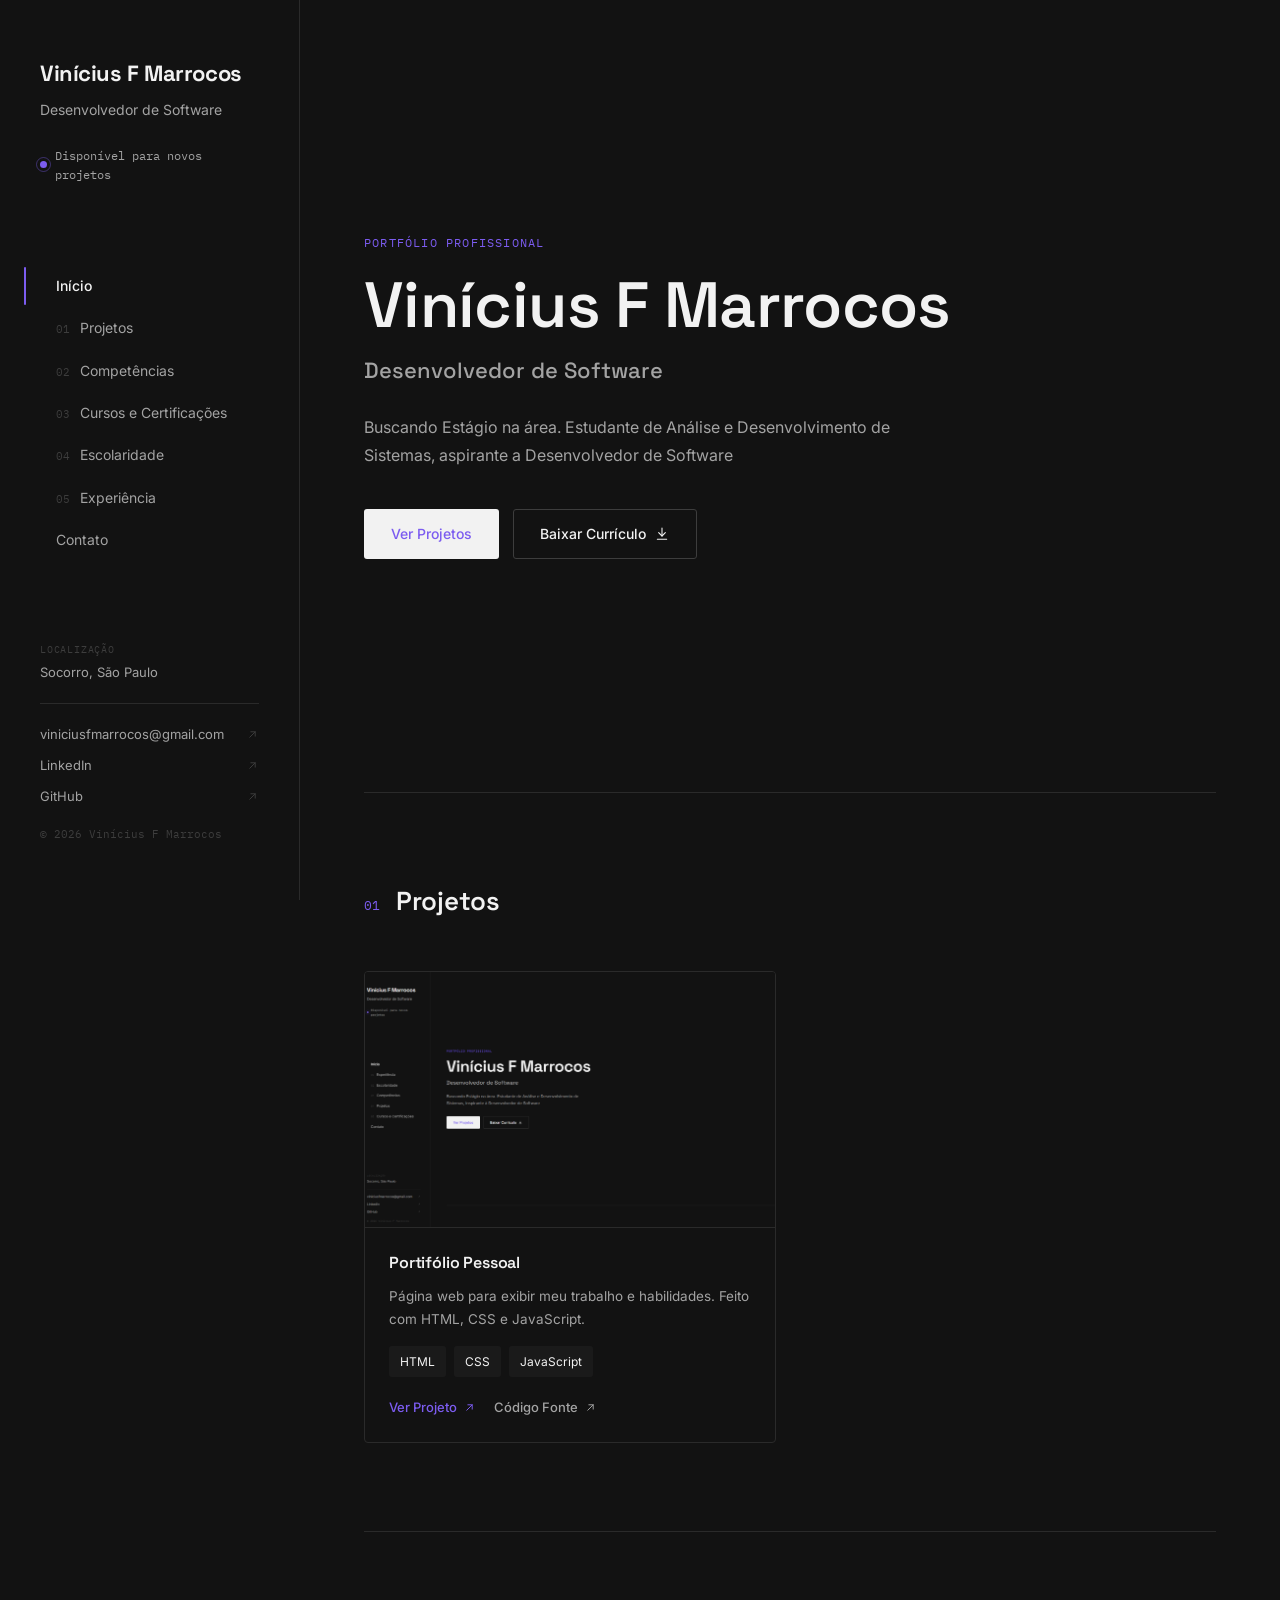
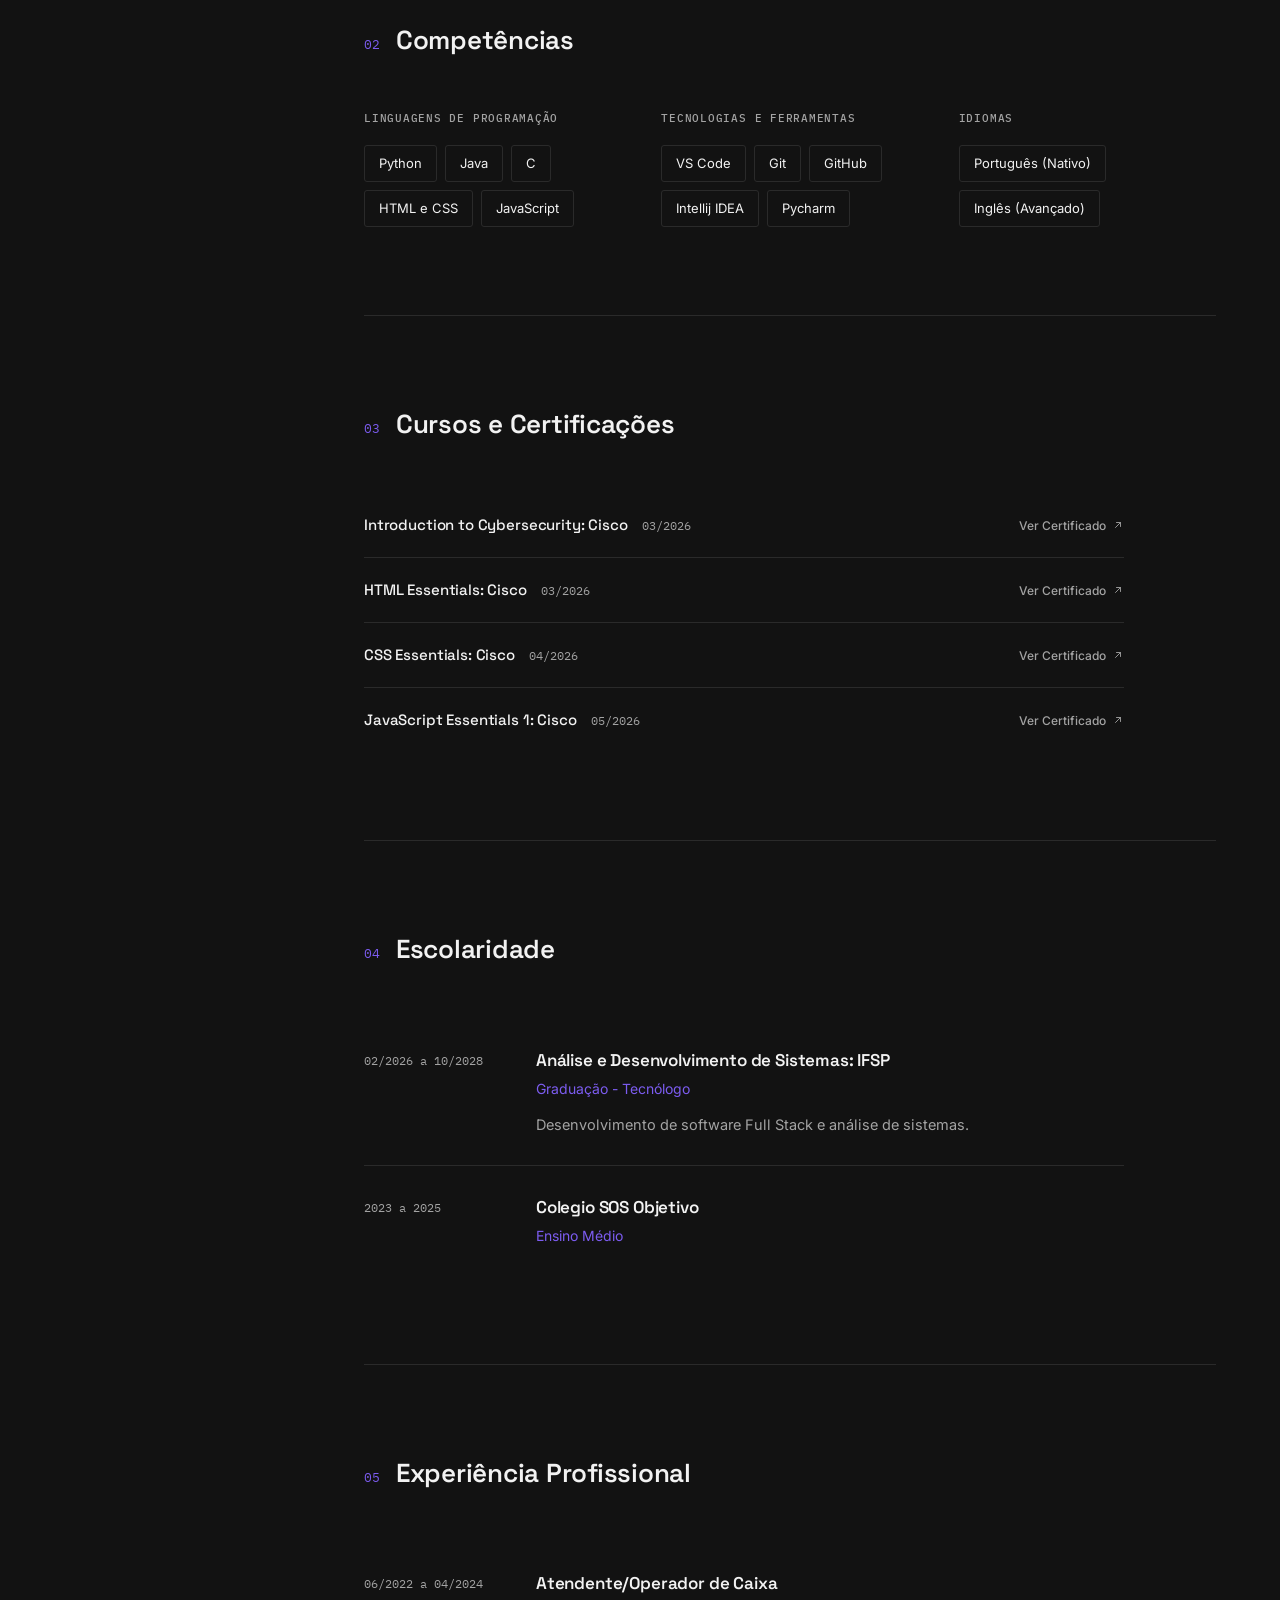
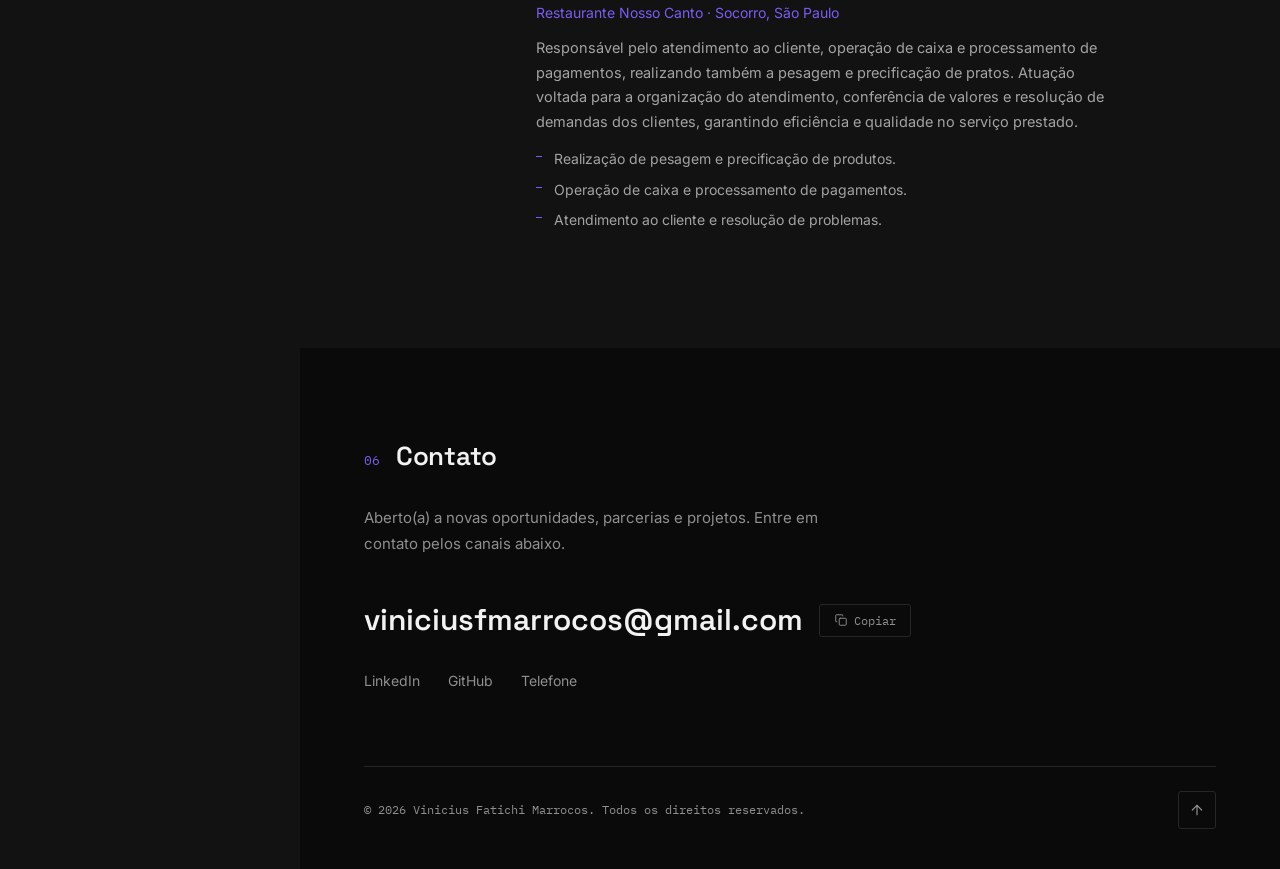
<file: index.html>
<!DOCTYPE html>
<html lang="pt-BR">
<head>
<meta charset="UTF-8">
<meta name="viewport" content="width=device-width, initial-scale=1.0">
<title>Vinícius F Marrocos | Portfólio</title>
<meta name="description" content="Portfólio profissional de Nome Sobrenome. Experiência, escolaridade, competências, projetos e certificações.">

<link rel="preconnect" href="https://fonts.googleapis.com">
<link rel="preconnect" href="https://fonts.gstatic.com" crossorigin>
<link href="https://fonts.googleapis.com/css2?family=Space+Grotesk:wght@500;600;700&family=Inter:wght@400;500;600;700&family=IBM+Plex+Mono:wght@400;500&display=swap" rel="stylesheet">
<link rel="apple-touch-icon" sizes="180x180" href="img/favicon/apple-touch-icon.png">
<link rel="icon" type="image/png" sizes="32x32" href="img/favicon/favicon-32x32.png">
<link rel="icon" type="image/png" sizes="16x16" href="img/favicon/favicon-16x16.png">
<link rel="manifest" href="img/favicon/site.webmanifest">

<link rel="stylesheet" href="style.css">
</head>
<body>

<a href="#conteudo" class="skip-link">Pular para o conteúdo</a>

<!-- Barra superior, visível apenas em telas menores -->
<header class="topbar">
  <a href="#inicio" class="topbar-name">Vinícius F Marrocos</a>
  <button type="button" class="menu-toggle" id="menuToggle" aria-label="Abrir menu" aria-expanded="false" aria-controls="sidebar">
    <svg class="icon icon-menu" viewBox="0 0 24 24" width="22" height="22" fill="none" stroke="currentColor" stroke-width="1.8" stroke-linecap="round"><line x1="4" y1="7" x2="20" y2="7"/><line x1="4" y1="12" x2="20" y2="12"/><line x1="4" y1="17" x2="20" y2="17"/></svg>
    <svg class="icon icon-close" viewBox="0 0 24 24" width="22" height="22" fill="none" stroke="currentColor" stroke-width="1.8" stroke-linecap="round"><line x1="6" y1="6" x2="18" y2="18"/><line x1="18" y1="6" x2="6" y2="18"/></svg>
  </button>
</header>

<div class="overlay-backdrop" id="overlayBackdrop"></div>

<!-- Coluna lateral fixa: identidade, navegação indexada e contato rápido -->
<aside class="sidebar" id="sidebar">

  <div class="sidebar-top">
    <a href="#inicio" class="sidebar-name">Vinícius F Marrocos</a>
    <p class="sidebar-role">Desenvolvedor de Software</p>
    <p class="status"><span class="status-dot"></span>Disponível para novos projetos</p>
  </div>

  <nav class="sidebar-nav" aria-label="Navegação principal">
    <ul class="nav-list" id="navList">
      <li><a href="#inicio" class="nav-link" data-target="inicio"><span class="nav-label">Início</span></a></li>
      <li><a href="#projetos" class="nav-link" data-target="projetos"><span class="nav-index">01</span><span class="nav-label">Projetos</span></a></li>
      <li><a href="#competencias" class="nav-link" data-target="competencias"><span class="nav-index">02</span><span class="nav-label">Competências</span></a></li>
      <li><a href="#cursos" class="nav-link" data-target="cursos"><span class="nav-index">03</span><span class="nav-label">Cursos e Certificações</span></a></li>
      <li><a href="#escolaridade" class="nav-link" data-target="escolaridade"><span class="nav-index">04</span><span class="nav-label">Escolaridade</span></a></li>
      <li><a href="#experiencia" class="nav-link" data-target="experiencia"><span class="nav-index">05</span><span class="nav-label">Experiência</span></a></li>
      <li><a href="#contato" class="nav-link" data-target="contato"><span class="nav-label">Contato</span></a></li>
      <span class="nav-marker" id="navMarker" aria-hidden="true"></span>
    </ul>
  </nav>

  <div class="sidebar-bottom">
    <div class="sidebar-field">
      <span class="mono-label">Localização</span>
      <span>Socorro, São Paulo</span>
    </div>
    <ul class="social-list">
      <li>
        <a href="mailto:email@exemplo.com">
          <span>viniciusfmarrocos@gmail.com</span>
          <svg class="icon" viewBox="0 0 24 24" width="13" height="13" fill="none" stroke="currentColor" stroke-width="1.8" stroke-linecap="round" stroke-linejoin="round"><path d="M7 17L17 7"/><path d="M9 7h8v8"/></svg>
        </a>
      </li>
      <li>
        <a href="https://www.linkedin.com/in/vinicius-fatichi-marrocos" target="_blank" rel="noopener noreferrer">
          <span>LinkedIn</span>
          <svg class="icon" viewBox="0 0 24 24" width="13" height="13" fill="none" stroke="currentColor" stroke-width="1.8" stroke-linecap="round" stroke-linejoin="round"><path d="M7 17L17 7"/><path d="M9 7h8v8"/></svg>
        </a>
      </li>
      <li>
        <a href="https://github.com/fmvini" target="_blank" rel="noopener noreferrer">
          <span>GitHub</span>
          <svg class="icon" viewBox="0 0 24 24" width="13" height="13" fill="none" stroke="currentColor" stroke-width="1.8" stroke-linecap="round" stroke-linejoin="round"><path d="M7 17L17 7"/><path d="M9 7h8v8"/></svg>
        </a>
      </li>
    </ul>
    <p class="sidebar-copy">© <span id="year"></span> Vinícius F Marrocos</p>
  </div>

</aside>

<!-- Conteúdo principal -->
<main class="main" id="conteudo">

  <section class="hero" id="inicio">
    <p class="eyebrow">Portfólio Profissional</p>
    <h1 class="hero-name">Vinícius F Marrocos</h1>
    <p class="hero-role">Desenvolvedor de Software</p>
    <p class="hero-bio">Buscando Estágio na área. Estudante de Análise e Desenvolvimento de Sistemas, aspirante a Desenvolvedor de Software</p>
    <div class="hero-actions">
      <a href="#projetos" class="btn btn-primary">Ver Projetos</a>
      <a href="curriculo.pdf" class="btn btn-outline" download>
        Baixar Currículo
        <svg class="icon" viewBox="0 0 24 24" width="16" height="16" fill="none" stroke="currentColor" stroke-width="1.6" stroke-linecap="round" stroke-linejoin="round"><path d="M12 3v12"/><polyline points="7 10 12 15 17 10"/><line x1="5" y1="20" x2="19" y2="20"/></svg>
      </a>
    </div>
  </section>

  <div class="divider" role="separator"></div>

 <!-- Projetos -->
  <section class="section reveal" id="projetos">
    <div class="section-head">
      <span class="section-index">01</span>
      <h2 class="section-title">Projetos</h2>
    </div>

    <div class="filter-bar" id="filterBar" aria-label="Filtrar projetos por categoria"></div>

    <div class="project-grid" id="projectGrid">

      <article class="project-card reveal" data-tags="Web">
        <div class="project-media">
          <div class="project-placeholder">
            
            <img src="img/portifolio.png" alt="Imagem do Projeto">
          </div>
        </div>
        <div class="project-body">
          <h3>Portifólio Pessoal</h3>
          <p>Página web para exibir meu trabalho e habilidades. Feito com HTML, CSS e JavaScript.</p>
          <ul class="tag-list tag-list-small">
            <li>HTML</li>
            <li>CSS</li>
            <li>JavaScript</li>
          </ul>
          <div class="project-links">
            <a href="#" class="link-btn" target="_blank" rel="noopener noreferrer">
              Ver Projeto
              <svg class="icon" viewBox="0 0 24 24" width="13" height="13" fill="none" stroke="currentColor" stroke-width="1.8" stroke-linecap="round" stroke-linejoin="round"><path d="M7 17L17 7"/><path d="M9 7h8v8"/></svg>
            </a>
            <a href="#" class="link-btn link-btn-ghost" target="_blank" rel="noopener noreferrer">
              Código Fonte
              <svg class="icon" viewBox="0 0 24 24" width="13" height="13" fill="none" stroke="currentColor" stroke-width="1.8" stroke-linecap="round" stroke-linejoin="round"><path d="M7 17L17 7"/><path d="M9 7h8v8"/></svg>
            </a>
          </div>
        </div>
      </article>

      <!-- <article class="project-card reveal" data-tags="Web, Mobile">
        <div class="project-media">
          <div class="project-placeholder">
            <svg viewBox="0 0 24 24" width="26" height="26" fill="none" stroke="currentColor" stroke-width="1.4" stroke-linecap="round" stroke-linejoin="round"><rect x="3" y="3" width="18" height="18" rx="1.5"/><circle cx="8.5" cy="8.5" r="1.5"/><path d="M21 15l-5-5L5 21"/></svg>
            <span>Imagem do Projeto</span>
          </div>
        </div>
        <div class="project-body">
          <h3>Nome do Projeto</h3>
          <p>Breve descrição do projeto, o problema que resolve e as principais tecnologias utilizadas.</p>
          <ul class="tag-list tag-list-small">
            <li>Tecnologia</li>
            <li>Tecnologia</li>
            <li>Tecnologia</li>
          </ul>
          <div class="project-links">
            <a href="#" class="link-btn" target="_blank" rel="noopener noreferrer">
              Ver Projeto
              <svg class="icon" viewBox="0 0 24 24" width="13" height="13" fill="none" stroke="currentColor" stroke-width="1.8" stroke-linecap="round" stroke-linejoin="round"><path d="M7 17L17 7"/><path d="M9 7h8v8"/></svg>
            </a>
            <a href="#" class="link-btn link-btn-ghost" target="_blank" rel="noopener noreferrer">
              Código Fonte
              <svg class="icon" viewBox="0 0 24 24" width="13" height="13" fill="none" stroke="currentColor" stroke-width="1.8" stroke-linecap="round" stroke-linejoin="round"><path d="M7 17L17 7"/><path d="M9 7h8v8"/></svg>
            </a>
          </div>
        </div>
      </article>

      <article class="project-card reveal" data-tags="Dados">
        <div class="project-media">
          <div class="project-placeholder">
            <svg viewBox="0 0 24 24" width="26" height="26" fill="none" stroke="currentColor" stroke-width="1.4" stroke-linecap="round" stroke-linejoin="round"><rect x="3" y="3" width="18" height="18" rx="1.5"/><circle cx="8.5" cy="8.5" r="1.5"/><path d="M21 15l-5-5L5 21"/></svg>
            <span>Imagem do Projeto</span>
          </div>
        </div>
        <div class="project-body">
          <h3>Nome do Projeto</h3>
          <p>Breve descrição do projeto, o problema que resolve e as principais tecnologias utilizadas.</p>
          <ul class="tag-list tag-list-small">
            <li>Tecnologia</li>
            <li>Tecnologia</li>
          </ul>
          <div class="project-links">
            <a href="#" class="link-btn" target="_blank" rel="noopener noreferrer">
              Ver Projeto
              <svg class="icon" viewBox="0 0 24 24" width="13" height="13" fill="none" stroke="currentColor" stroke-width="1.8" stroke-linecap="round" stroke-linejoin="round"><path d="M7 17L17 7"/><path d="M9 7h8v8"/></svg>
            </a>
            <a href="#" class="link-btn link-btn-ghost" target="_blank" rel="noopener noreferrer">
              Código Fonte
              <svg class="icon" viewBox="0 0 24 24" width="13" height="13" fill="none" stroke="currentColor" stroke-width="1.8" stroke-linecap="round" stroke-linejoin="round"><path d="M7 17L17 7"/><path d="M9 7h8v8"/></svg>
            </a>
          </div>
        </div>
      </article>

      <article class="project-card reveal" data-tags="Mobile">
        <div class="project-media">
          <div class="project-placeholder">
            <svg viewBox="0 0 24 24" width="26" height="26" fill="none" stroke="currentColor" stroke-width="1.4" stroke-linecap="round" stroke-linejoin="round"><rect x="3" y="3" width="18" height="18" rx="1.5"/><circle cx="8.5" cy="8.5" r="1.5"/><path d="M21 15l-5-5L5 21"/></svg>
            <span>Imagem do Projeto</span>
          </div>
        </div>
        <div class="project-body">
          <h3>Nome do Projeto</h3>
          <p>Breve descrição do projeto, o problema que resolve e as principais tecnologias utilizadas.</p>
          <ul class="tag-list tag-list-small">
            <li>Tecnologia</li>
            <li>Tecnologia</li>
          </ul>
          <div class="project-links">
            <a href="#" class="link-btn" target="_blank" rel="noopener noreferrer">
              Ver Projeto
              <svg class="icon" viewBox="0 0 24 24" width="13" height="13" fill="none" stroke="currentColor" stroke-width="1.8" stroke-linecap="round" stroke-linejoin="round"><path d="M7 17L17 7"/><path d="M9 7h8v8"/></svg>
            </a>
            <a href="#" class="link-btn link-btn-ghost" target="_blank" rel="noopener noreferrer">
              Código Fonte
              <svg class="icon" viewBox="0 0 24 24" width="13" height="13" fill="none" stroke="currentColor" stroke-width="1.8" stroke-linecap="round" stroke-linejoin="round"><path d="M7 17L17 7"/><path d="M9 7h8v8"/></svg>
            </a>
          </div>
        </div>
      </article> -->

    </div>

    <p class="filter-empty" id="filterEmpty" hidden>Nenhum projeto encontrado para esta categoria.</p>
  </section>

  <div class="divider" role="separator"></div>

  <!-- Competências -->
  <section class="section reveal" id="competencias">
    <div class="section-head">
      <span class="section-index">02</span>
      <h2 class="section-title">Competências</h2>
    </div>

    <div class="skills-grid">
      <div class="skill-group">
        <h3 class="skill-group-title">Linguagens de Programação</h3>
        <ul class="tag-list"> 
          <li>Python</li>
          <li>Java</li>
          <li>C</li>
          <li>HTML e CSS</li>
          <li>JavaScript</li>
        </ul>
      </div>

      <div class="skill-group">
        <h3 class="skill-group-title">Tecnologias e Ferramentas</h3>
        <ul class="tag-list">
          <li>VS Code</li>
          <li>Git</li>
          <li>GitHub</li>
          <li>Intellij IDEA</li>
          <li>Pycharm</li>
        </ul>
      </div>

      <div class="skill-group">
        <h3 class="skill-group-title">Idiomas</h3>
        <ul class="tag-list">
          <li>Português (Nativo)</li>
          <li>Inglês (Avançado)</li>
        </ul>
      </div>
    </div>
  </section>

  <div class="divider" role="separator"></div>

 
  <!-- Cursos e Certificações -->
  <section class="section reveal" id="cursos">
    <div class="section-head">
      <span class="section-index">03</span>
      <h2 class="section-title">Cursos e Certificações</h2>
    </div>

    <ul class="courses-list">
      <li class="course-item reveal">
        <div class="course-main">
          <h3>Introduction to Cybersecurity: Cisco</h3>
          <span class="course-date">03/2026</span>
        </div>
        <a href="img/certs/Ciber.pdf" class="link-btn link-btn-ghost link-btn-small" target="_blank" rel="noopener noreferrer">
          Ver Certificado
          <svg class="icon" viewBox="0 0 24 24" width="12" height="12" fill="none" stroke="currentColor" stroke-width="1.8" stroke-linecap="round" stroke-linejoin="round"><path d="M7 17L17 7"/><path d="M9 7h8v8"/></svg>
        </a>
      </li>
      <li class="course-item reveal">
        <div class="course-main">
          <h3>HTML Essentials: Cisco</h3>
          <span class="course-date">03/2026</span>
        </div>
        <a href="img/certs/HTMLEssentials.pdf" class="link-btn link-btn-ghost link-btn-small" target="_blank" rel="noopener noreferrer">
          Ver Certificado
          <svg class="icon" viewBox="0 0 24 24" width="12" height="12" fill="none" stroke="currentColor" stroke-width="1.8" stroke-linecap="round" stroke-linejoin="round"><path d="M7 17L17 7"/><path d="M9 7h8v8"/></svg>
        </a>
      </li>
      <li class="course-item reveal">
        <div class="course-main">
          <h3>CSS Essentials: Cisco</h3>
          <span class="course-date">04/2026</span>
        </div>
        <a href="img/certs/CSSEssentials.pdf" class="link-btn link-btn-ghost link-btn-small" target="_blank" rel="noopener noreferrer">
          Ver Certificado
          <svg class="icon" viewBox="0 0 24 24" width="12" height="12" fill="none" stroke="currentColor" stroke-width="1.8" stroke-linecap="round" stroke-linejoin="round"><path d="M7 17L17 7"/><path d="M9 7h8v8"/></svg>
        </a>
      </li>
      <li class="course-item reveal">
        <div class="course-main">
          <h3>JavaScript Essentials 1: Cisco</h3>
          <span class="course-date">05/2026</span>
        </div>
        <a href="img/certs/JS   Essentials1.pdf" class="link-btn link-btn-ghost link-btn-small" target="_blank" rel="noopener noreferrer">
          Ver Certificado
          <svg class="icon" viewBox="0 0 24 24" width="12" height="12" fill="none" stroke="currentColor" stroke-width="1.8" stroke-linecap="round" stroke-linejoin="round"><path d="M7 17L17 7"/><path d="M9 7h8v8"/></svg>
        </a>
      </li>
    </ul>
  </section>

  <div class="divider" role="separator"></div>


  <!-- Escolaridade -->
  <section class="section reveal" id="escolaridade">
    <div class="section-head">
      <span class="section-index">04</span>
      <h2 class="section-title">Escolaridade</h2>
    </div>

    <div class="timeline">
      <article class="timeline-item reveal">
        <div class="timeline-meta">
          <span class="timeline-period">02/2026 a 10/2028</span>
        </div>
        <div class="timeline-content">
          <h3>Análise e Desenvolvimento de Sistemas: IFSP</h3>
          <p class="timeline-company">Graduação - Tecnólogo</p>
          <p class="timeline-desc">Desenvolvimento de software Full Stack e análise de sistemas.</p>
        </div>
      </article>

      <article class="timeline-item reveal">
        <div class="timeline-meta">
          <span class="timeline-period">2023 a 2025</span>
        </div>
        <div class="timeline-content">
          <h3>Colegio SOS Objetivo</h3>
          <p class="timeline-company">Ensino Médio</p>
        </div>
      </article>
    </div>
  </section>

  <div class="divider" role="separator"></div>


  <!-- Experiência -->
  <section class="section reveal" id="experiencia">
    <div class="section-head">
      <span class="section-index">05</span>
      <h2 class="section-title">Experiência Profissional</h2>
    </div>

    <div class="timeline">
      <article class="timeline-item reveal">
        <div class="timeline-meta">
          <span class="timeline-period">06/2022 a 04/2024</span>
        </div>
        <div class="timeline-content">
          <h3>Atendente/Operador de Caixa</h3>
          <p class="timeline-company">Restaurante Nosso Canto · Socorro, São Paulo</p>
          <p class="timeline-desc">Responsável pelo atendimento ao cliente, operação de caixa e processamento de pagamentos, realizando também a pesagem e precificação de pratos. Atuação voltada para a organização do atendimento, conferência de valores e resolução de demandas dos clientes, garantindo eficiência e qualidade no serviço prestado.</p>
          <ul class="timeline-highlights">
            <li>Realização de pesagem e precificação de produtos.</li>
            <li>Operação de caixa e processamento de pagamentos.</li>
            <li>Atendimento ao cliente e resolução de problemas.</li>
          </ul>
        </div>
      </article>

      <!--  
      <article class="timeline-item reveal">
        <div class="timeline-meta">
          <span class="timeline-period">Mês/Ano a Mês/Ano</span>
        </div>
        <div class="timeline-content">
          <h3>Cargo Profissional</h3>
          <p class="timeline-company">Nome da Empresa · Cidade, Estado</p>
          <p class="timeline-desc">Breve descrição das principais responsabilidades e do escopo de atuação no cargo.</p>
          <ul class="timeline-highlights">
            <li>Principal responsabilidade ou conquista.</li>
            <li>Principal responsabilidade ou conquista.</li>
          </ul>
        </div>
      </article> -->
    </div>
  </section>

</main>

<!-- Rodapé / Contato -->
<footer class="footer" id="contato">
  <div class="footer-inner">
    <div class="footer-head">
      <span class="section-index section-index-light">06</span>
      <h2 class="section-title section-title-light">Contato</h2>
    </div>
    <p class="footer-text">Aberto(a) a novas oportunidades, parcerias e projetos. Entre em contato pelos canais abaixo.</p>

    <div class="footer-contact">
      <div class="footer-email-row">
        <a href="mailto:viniciusfmarrocos@gmail.com" class="footer-email">viniciusfmarrocos@gmail.com</a>
        <button type="button" class="copy-btn" id="copyEmailBtn" data-email="viniciusfmarrocos@gmail.com" aria-label="Copiar endereço de email">
          <svg class="icon" viewBox="0 0 24 24" width="14" height="14" fill="none" stroke="currentColor" stroke-width="1.6" stroke-linecap="round" stroke-linejoin="round"><rect x="9" y="9" width="12" height="12" rx="1.5"/><path d="M5 15H4a1 1 0 0 1-1-1V4a1 1 0 0 1 1-1h10a1 1 0 0 1 1 1v1"/></svg>
          <span class="copy-btn-text">Copiar</span>
        </button>
      </div>

      <ul class="footer-links">
        <li><a href="https://www.linkedin.com/in/vinicius-fatichi-marrocos" target="_blank" rel="noopener noreferrer">LinkedIn</a></li>
        <li><a href="https://github.com/fmvini" target="_blank" rel="noopener noreferrer">GitHub</a></li>
        <li><a href="tel:+5519999120733">Telefone</a></li>
      </ul>
    </div>

    <div class="footer-bottom">
      <p>© <span id="yearFooter"></span> Vinicius Fatichi Marrocos. Todos os direitos reservados.</p>
      <button type="button" class="back-to-top" id="backToTop" aria-label="Voltar ao início">
        <svg class="icon" viewBox="0 0 24 24" width="16" height="16" fill="none" stroke="currentColor" stroke-width="1.8" stroke-linecap="round" stroke-linejoin="round"><line x1="12" y1="19" x2="12" y2="5"/><polyline points="5 12 12 5 19 12"/></svg>
      </button>
    </div>
  </div>
</footer>

<script src="script.js"></script>
</body>
</html>
</file>
<file: style.css>
/* ==========================================================================
   Portfólio — Sistema de Design
   Paleta: branco, preto, cinza, roxo (sem degradês)
   Tipografia: Space Grotesk (display), Inter (corpo), IBM Plex Mono (dados)
   ========================================================================== */

:root {
  /* Roxo — único acento (igual nos dois temas) */
  --color-purple: #7c5cf0;
  --color-purple-dark: #6a48e0;
  --color-purple-bg: #211a3a;

  /* Tipografia */
  --font-display: 'Space Grotesk', 'Inter', sans-serif;
  --font-body: 'Inter', -apple-system, sans-serif;
  --font-mono: 'IBM Plex Mono', 'Courier New', monospace;

  /* Layout */
  --sidebar-width: 300px;
  --topbar-height: 60px;

  /* Movimento */
  --ease: cubic-bezier(0.4, 0, 0.2, 1);
  --dur-fast: 160ms;
  --dur-base: 320ms;
}

/* Tema escuro — padrão */
:root,
[data-theme="dark"] {
  --color-bg: #121212;
  --color-bg-alt: #171717;
  --color-ink: #f2f2f2;
  --color-ink-soft: #a3a3a3;
  --color-line: #2a2a2a;
  --color-line-strong: #3d3d3d;
  --color-gray-50: #1a1a1a;
  --color-gray-100: #202020;

  /* Rodapé/contato: um tom mais escuro que o fundo, no tema escuro */
  --color-ink-inverse: #f2f2f2;
  --color-ink-inverse-soft: #8f8f8f;
  --color-bg-inverse: #0a0a0a;
  --color-line-inverse: #262626;
}

/* Tema claro */
[data-theme="light"] {
  --color-bg: #ffffff;
  --color-bg-alt: #fafafa;
  --color-ink: #111111;
  --color-ink-soft: #4a4a4a;
  --color-line: #e2e2e2;
  --color-line-strong: #cfcfcf;
  --color-gray-50: #f5f5f5;
  --color-gray-100: #ececec;

  --color-purple-bg: #f3effc;

  --color-ink-inverse: #ffffff;
  --color-ink-inverse-soft: #b8b8b8;
  --color-bg-inverse: #111111;
  --color-line-inverse: #2b2b2b;
}

body {
  transition: background var(--dur-base) var(--ease), color var(--dur-base) var(--ease);
}

/* ==========================================================================
   Reset
   ========================================================================== */

*,
*::before,
*::after {
  box-sizing: border-box;
}

html {
  scroll-behavior: smooth;
}

body {
  margin: 0;
  background: var(--color-bg);
  color: var(--color-ink);
  font-family: var(--font-body);
  font-size: 16px;
  line-height: 1.6;
  -webkit-font-smoothing: antialiased;
  -moz-osx-font-smoothing: grayscale;
}

h1, h2, h3, h4 {
  margin: 0;
  font-family: var(--font-display);
  font-weight: 600;
  letter-spacing: -0.01em;
}

p {
  margin: 0;
}

ul {
  margin: 0;
  padding: 0;
  list-style: none;
}

a {
  color: inherit;
  text-decoration: none;
}

button {
  font-family: inherit;
  cursor: pointer;
}

svg {
  display: block;
  flex-shrink: 0;
}

img {
  max-width: 100%;
  display: block;
}

::selection {
  background: var(--color-purple);
  color: #ffffff;
}

/* Foco visível — acessibilidade */
a:focus-visible,
button:focus-visible {
  outline: 2px solid var(--color-purple);
  outline-offset: 3px;
  border-radius: 2px;
}

/* Skip link */
.skip-link {
  position: absolute;
  top: -48px;
  left: 12px;
  z-index: 999;
  background: var(--color-ink);
  color: #ffffff;
  padding: 10px 16px;
  font-size: 13px;
  font-family: var(--font-mono);
  border-radius: 3px;
  transition: top var(--dur-fast) var(--ease);
}

.skip-link:focus {
  top: 12px;
}

/* ==========================================================================
   Topbar (mobile / tablet)
   ========================================================================== */

.topbar {
  display: none;
  position: fixed;
  top: 0;
  left: 0;
  right: 0;
  height: var(--topbar-height);
  align-items: center;
  justify-content: space-between;
  padding: 0 20px;
  background: var(--color-bg);
  border-bottom: 1px solid var(--color-line);
  z-index: 200;
}

.topbar-name {
  font-family: var(--font-display);
  font-weight: 600;
  font-size: 16px;
  letter-spacing: -0.01em;
}

.menu-toggle {
  background: none;
  border: none;
  padding: 6px;
  display: flex;
  align-items: center;
  justify-content: center;
  color: var(--color-ink);
}

.menu-toggle .icon-close {
  display: none;
}

.menu-toggle[aria-expanded="true"] .icon-menu {
  display: none;
}

.menu-toggle[aria-expanded="true"] .icon-close {
  display: block;
}

.overlay-backdrop {
  display: none;
  position: fixed;
  inset: 0;
  background: rgba(17, 17, 17, 0.35);
  z-index: 150;
  opacity: 0;
  transition: opacity var(--dur-base) var(--ease);
}

.overlay-backdrop.is-active {
  display: block;
  opacity: 1;
}

/* ==========================================================================
   Sidebar
   ========================================================================== */

.sidebar {
  position: fixed;
  top: 0;
  left: 0;
  bottom: 0;
  width: var(--sidebar-width);
  display: flex;
  flex-direction: column;
  justify-content: space-between;
  padding: 56px 40px;
  border-right: 1px solid var(--color-line);
  background: var(--color-bg);
  overflow-y: auto;
  z-index: 100;
}

.sidebar-top {
  display: flex;
  flex-direction: column;
  gap: 8px;
}

.sidebar-name {
  font-family: var(--font-display);
  font-size: 22px;
  font-weight: 700;
  letter-spacing: -0.02em;
  color: var(--color-ink);
}

.sidebar-role {
  font-size: 14px;
  color: var(--color-ink-soft);
}

.status {
  display: flex;
  align-items: center;
  gap: 8px;
  margin-top: 16px;
  font-size: 12px;
  font-family: var(--font-mono);
  color: var(--color-ink-soft);
}

.status-dot {
  width: 7px;
  height: 7px;
  border-radius: 50%;
  background: var(--color-purple);
  flex-shrink: 0;
  position: relative;
}

.status-dot::after {
  content: '';
  position: absolute;
  inset: -4px;
  border-radius: 50%;
  border: 1px solid var(--color-purple);
  opacity: 0.4;
  animation: pulse-ring 2.4s var(--ease) infinite;
}

@keyframes pulse-ring {
  0% { transform: scale(0.8); opacity: 0.5; }
  70% { transform: scale(1.6); opacity: 0; }
  100% { opacity: 0; }
}

/* Navegação */
.sidebar-nav {
  flex: 1;
  display: flex;
  align-items: center;
  margin: 40px 0;
}

.nav-list {
  position: relative;
  display: flex;
  flex-direction: column;
  gap: 4px;
}

.nav-marker {
  position: absolute;
  left: -16px;
  width: 2px;
  height: 0;
  background: var(--color-purple);
  border-radius: 2px;
  transition: top var(--dur-base) var(--ease), height var(--dur-base) var(--ease);
  top: 0;
}

.nav-link {
  display: flex;
  align-items: baseline;
  gap: 10px;
  padding: 8px 0 8px 16px;
  font-size: 14px;
  color: var(--color-ink-soft);
  transition: color var(--dur-fast) var(--ease);
}

.nav-index {
  font-family: var(--font-mono);
  font-size: 11px;
  color: var(--color-line-strong);
  transition: color var(--dur-fast) var(--ease);
}

.nav-link:hover {
  color: var(--color-ink);
}

.nav-link:hover .nav-index {
  color: var(--color-purple);
}

.nav-link.is-active {
  color: var(--color-ink);
  font-weight: 500;
}

.nav-link.is-active .nav-index {
  color: var(--color-purple);
}

/* Rodapé da sidebar */
.sidebar-bottom {
  display: flex;
  flex-direction: column;
  gap: 20px;
}

.sidebar-field {
  display: flex;
  flex-direction: column;
  gap: 4px;
}

.mono-label {
  font-family: var(--font-mono);
  font-size: 10px;
  text-transform: uppercase;
  letter-spacing: 0.08em;
  color: var(--color-line-strong);
}

.sidebar-field span:last-child {
  font-size: 13px;
  color: var(--color-ink-soft);
}

.social-list {
  display: flex;
  flex-direction: column;
  gap: 10px;
  border-top: 1px solid var(--color-line);
  padding-top: 20px;
}

.social-list a {
  display: flex;
  align-items: center;
  justify-content: space-between;
  font-size: 13px;
  color: var(--color-ink-soft);
  transition: color var(--dur-fast) var(--ease);
}

.social-list a svg {
  color: var(--color-line-strong);
  transition: color var(--dur-fast) var(--ease), transform var(--dur-fast) var(--ease);
}

.social-list a:hover {
  color: var(--color-purple);
}

.social-list a:hover svg {
  color: var(--color-purple);
  transform: translate(1px, -1px);
}

.sidebar-copy {
  font-size: 11px;
  color: var(--color-line-strong);
  font-family: var(--font-mono);
}

/* ==========================================================================
   Conteúdo principal
   ========================================================================== */

.main {
  margin-left: var(--sidebar-width);
  padding: 0 64px;
}

.divider {
  height: 1px;
  background: var(--color-line);
  margin: 0;
}

/* Hero */
.hero {
  max-width: 760px;
  min-height: 88vh;
  display: flex;
  flex-direction: column;
  justify-content: center;
  padding: 40px 0;
}

.eyebrow {
  font-family: var(--font-mono);
  font-size: 12px;
  text-transform: uppercase;
  letter-spacing: 0.1em;
  color: var(--color-purple);
  margin-bottom: 20px;
}

.hero-name {
  font-size: clamp(40px, 6vw, 64px);
  line-height: 1.05;
  color: var(--color-ink);
}

.hero-role {
  font-size: clamp(18px, 2vw, 22px);
  font-family: var(--font-display);
  font-weight: 500;
  color: var(--color-ink-soft);
  margin-top: 14px;
}

.hero-bio {
  max-width: 540px;
  font-size: 16px;
  line-height: 1.75;
  color: var(--color-ink-soft);
  margin-top: 24px;
}

.hero-actions {
  display: flex;
  gap: 14px;
  margin-top: 40px;
}

/* Botões */
.btn {
  display: inline-flex;
  align-items: center;
  gap: 8px;
  padding: 13px 26px;
  font-size: 14px;
  font-weight: 500;
  border-radius: 3px;
  border: 1px solid transparent;
  transition: background var(--dur-fast) var(--ease), color var(--dur-fast) var(--ease), border-color var(--dur-fast) var(--ease), transform var(--dur-fast) var(--ease);
}

.btn-primary {
  background: var(--color-ink);
  color: var(--color-purple);
}

.btn-primary:hover {
  background: var(--color-purple);
  transform: translateY(-1px);
  color: #ffffff;
}

.btn-outline {
  border-color: var(--color-line-strong);
  color: var(--color-ink);
}

.btn-outline:hover {
  border-color: var(--color-purple);
  color: var(--color-purple);
  transform: translateY(-1px);
}

.btn-outline .icon {
  transition: transform var(--dur-fast) var(--ease);
}

.btn-outline:hover .icon {
  transform: translateY(2px);
}

/* ==========================================================================
   Seções — estrutura comum
   ========================================================================== */

.section {
  padding: 88px 0;
}

.section-head {
  display: flex;
  align-items: baseline;
  gap: 16px;
  margin-bottom: 48px;
}

/* Seções de conteúdo textual mantêm largura de leitura confortável */
#experiencia .timeline,
#escolaridade .timeline,
#cursos .courses-list {
  max-width: 760px;
}

.section-index {
  font-family: var(--font-mono);
  font-size: 13px;
  color: var(--color-purple);
}

.section-title {
  font-size: 26px;
  color: var(--color-ink);
}

/* Reveal ao rolar */
.reveal {
  opacity: 0;
  transform: translateY(18px);
  transition: opacity 640ms var(--ease), transform 640ms var(--ease);
}

.reveal.is-visible {
  opacity: 1;
  transform: translateY(0);
}

/* ==========================================================================
   Timeline (Experiência / Escolaridade)
   ========================================================================== */

.timeline {
  display: flex;
  flex-direction: column;
}

.timeline-item {
  display: grid;
  grid-template-columns: 140px 1fr;
  gap: 32px;
  padding: 28px 0;
  border-top: 1px solid var(--color-line);
}

.timeline-item:first-child {
  border-top: none;
}

.timeline-period {
  font-family: var(--font-mono);
  font-size: 12px;
  color: var(--color-ink-soft);
  display: inline-block;
  padding-top: 4px;
}

.timeline-content h3 {
  font-size: 17px;
  font-weight: 600;
  color: var(--color-ink);
}

.timeline-company {
  font-size: 14px;
  color: var(--color-purple);
  margin-top: 4px;
}

.timeline-desc {
  font-size: 14.5px;
  line-height: 1.7;
  color: var(--color-ink-soft);
  margin-top: 12px;
}

.timeline-highlights {
  margin-top: 14px;
  display: flex;
  flex-direction: column;
  gap: 8px;
}

.timeline-highlights li {
  position: relative;
  padding-left: 18px;
  font-size: 14px;
  line-height: 1.6;
  color: var(--color-ink-soft);
}

.timeline-highlights li::before {
  content: '';
  position: absolute;
  left: 0;
  top: 8px;
  width: 6px;
  height: 1px;
  background: var(--color-purple);
}

/* ==========================================================================
   Competências
   ========================================================================== */

.skills-grid {
  display: grid;
  grid-template-columns: repeat(auto-fit, minmax(220px, 1fr));
  gap: 40px;
  max-width: 1100px;
}

.skill-group-title {
  font-family: var(--font-mono);
  font-size: 11px;
  text-transform: uppercase;
  letter-spacing: 0.07em;
  color: var(--color-ink-soft);
  margin-bottom: 18px;
  font-weight: 500;
}

.tag-list {
  display: flex;
  flex-wrap: wrap;
  gap: 8px;
}

.tag-list li {
  padding: 7px 14px;
  font-size: 13px;
  border: 1px solid var(--color-line);
  border-radius: 3px;
  color: var(--color-ink);
  transition: border-color var(--dur-fast) var(--ease), color var(--dur-fast) var(--ease);
}

.tag-list li:hover {
  border-color: var(--color-purple);
  color: var(--color-purple);
}

.tag-list-small li {
  padding: 5px 10px;
  font-size: 12px;
  background: var(--color-gray-50);
  border-color: transparent;
}

.tag-list-small li:hover {
  border-color: var(--color-purple);
  background: var(--color-purple-bg);
  color: var(--color-purple);
}

/* ==========================================================================
   Projetos
   ========================================================================== */

.filter-bar {
  display: flex;
  flex-wrap: wrap;
  gap: 8px;
  margin-bottom: 36px;
}

.filter-btn {
  padding: 8px 16px;
  font-size: 13px;
  font-family: var(--font-mono);
  border: 1px solid var(--color-line);
  border-radius: 3px;
  background: transparent;
  color: var(--color-ink-soft);
  transition: all var(--dur-fast) var(--ease);
}

.filter-btn:hover {
  border-color: var(--color-purple);
  color: var(--color-purple);
}

.filter-btn.is-active {
  background: var(--color-ink);
  border-color: var(--color-ink);
  color: var(--color-purple);
}

.project-grid {
  display: grid;
  grid-template-columns: repeat(auto-fill, minmax(320px, 1fr));
  gap: 28px;
}

.project-card {
  border: 1px solid var(--color-line);
  border-radius: 4px;
  overflow: hidden;
  display: flex;
  flex-direction: column;
  transition: border-color var(--dur-fast) var(--ease), transform var(--dur-fast) var(--ease), box-shadow var(--dur-fast) var(--ease);
}

.project-card:hover {
  border-color: var(--color-line-strong);
  transform: translateY(-3px);
  box-shadow: 0 12px 24px -12px rgba(17, 17, 17, 0.12);
}

.project-card.is-hidden {
  display: none;
}

.project-media {
  aspect-ratio: 16 / 10;
  background: var(--color-gray-50);
  border-bottom: 1px solid var(--color-line);
  overflow: hidden;
}

.project-media img {
  width: 100%;
  height: 100%;
  object-fit: cover;
}

.project-placeholder {
  width: 100%;
  height: 100%;
  display: flex;
  flex-direction: column;
  align-items: center;
  justify-content: center;
  gap: 8px;
  color: var(--color-line-strong);
}

.project-placeholder span {
  font-family: var(--font-mono);
  font-size: 11px;
  text-transform: uppercase;
  letter-spacing: 0.06em;
}

.project-body {
  padding: 22px 24px 24px;
  display: flex;
  flex-direction: column;
  flex: 1;
}

.project-body h3 {
  font-size: 16px;
  font-weight: 600;
  color: var(--color-ink);
}

.project-body p {
  font-size: 13.5px;
  line-height: 1.65;
  color: var(--color-ink-soft);
  margin-top: 10px;
}

.project-body .tag-list-small {
  margin-top: 16px;
}

.project-links {
  display: flex;
  gap: 18px;
  margin-top: auto;
  padding-top: 20px;
}

.link-btn {
  display: inline-flex;
  align-items: center;
  gap: 6px;
  font-size: 13px;
  font-weight: 500;
  color: var(--color-purple);
  transition: gap var(--dur-fast) var(--ease), color var(--dur-fast) var(--ease);
}

.link-btn svg {
  transition: transform var(--dur-fast) var(--ease);
}

.link-btn:hover {
  gap: 9px;
}

.link-btn:hover svg {
  transform: translate(1px, -1px);
}

.link-btn-ghost {
  color: var(--color-ink-soft);
}

.link-btn-ghost:hover {
  color: var(--color-ink);
}

.link-btn-small {
  font-size: 12px;
}

.filter-empty {
  font-size: 14px;
  color: var(--color-ink-soft);
  font-family: var(--font-mono);
  padding: 40px 0;
  text-align: center;
  display: none;
}

.filter-empty[data-visible="true"] {
  display: block;
}

/* ==========================================================================
   Cursos e Certificações
   ========================================================================== */

.courses-list {
  display: flex;
  flex-direction: column;
}

.course-item {
  display: flex;
  align-items: center;
  justify-content: space-between;
  gap: 20px;
  padding: 20px 0;
  border-top: 1px solid var(--color-line);
}

.course-item:first-child {
  border-top: none;
}

.course-main {
  display: flex;
  align-items: baseline;
  gap: 14px;
  flex-wrap: wrap;
}

.course-main h3 {
  font-size: 15px;
  font-weight: 500;
  color: var(--color-ink);
}

.course-date {
  font-family: var(--font-mono);
  font-size: 12px;
  color: var(--color-ink-soft);
}

/* ==========================================================================
   Rodapé / Contato
   ========================================================================== */

.footer {
  margin-left: var(--sidebar-width);
  background: var(--color-bg-inverse);
  color: var(--color-ink-inverse);
  padding: 88px 64px 40px;
}

.footer-inner {
  max-width: var(--content-max);
}

.footer-head {
  display: flex;
  align-items: baseline;
  gap: 16px;
  margin-bottom: 28px;
}

.section-index-light {
  color: var(--color-purple);
}

.section-title-light {
  color: var(--color-ink-inverse);
}

.footer-text {
  max-width: 480px;
  font-size: 15px;
  line-height: 1.7;
  color: var(--color-ink-inverse-soft);
}

.footer-contact {
  margin-top: 40px;
  display: flex;
  flex-direction: column;
  gap: 24px;
}

.footer-email-row {
  display: flex;
  align-items: center;
  gap: 16px;
  flex-wrap: wrap;
}

.footer-email {
  font-family: var(--font-display);
  font-size: clamp(22px, 3vw, 30px);
  font-weight: 600;
  color: var(--color-ink-inverse);
  transition: color var(--dur-fast) var(--ease);
}

.footer-email:hover {
  color: var(--color-purple);
}

.copy-btn {
  display: inline-flex;
  align-items: center;
  gap: 6px;
  padding: 8px 14px;
  font-size: 12px;
  font-family: var(--font-mono);
  background: transparent;
  border: 1px solid var(--color-line-inverse);
  border-radius: 3px;
  color: var(--color-ink-inverse-soft);
  transition: border-color var(--dur-fast) var(--ease), color var(--dur-fast) var(--ease);
}

.copy-btn:hover {
  border-color: var(--color-purple);
  color: var(--color-purple);
}

.copy-btn.is-copied {
  border-color: var(--color-purple);
  color: var(--color-purple);
}

.footer-links {
  display: flex;
  gap: 28px;
  flex-wrap: wrap;
}

.footer-links a {
  font-size: 14px;
  color: var(--color-ink-inverse-soft);
  transition: color var(--dur-fast) var(--ease);
}

.footer-links a:hover {
  color: var(--color-purple);
}

.footer-bottom {
  display: flex;
  align-items: center;
  justify-content: space-between;
  gap: 20px;
  margin-top: 72px;
  padding-top: 24px;
  border-top: 1px solid var(--color-line-inverse);
}

.footer-bottom p {
  font-size: 12px;
  color: var(--color-ink-inverse-soft);
  font-family: var(--font-mono);
}

.back-to-top {
  display: flex;
  align-items: center;
  justify-content: center;
  width: 38px;
  height: 38px;
  border-radius: 3px;
  border: 1px solid var(--color-line-inverse);
  background: transparent;
  color: var(--color-ink-inverse-soft);
  transition: border-color var(--dur-fast) var(--ease), color var(--dur-fast) var(--ease), transform var(--dur-fast) var(--ease);
}

.back-to-top:hover {
  border-color: var(--color-purple);
  color: var(--color-purple);
  transform: translateY(-2px);
}

/* ==========================================================================
   Responsivo
   ========================================================================== */

@media (max-width: 980px) {
  .topbar {
    display: flex;
  }

  .sidebar {
    top: var(--topbar-height);
    transform: translateX(-100%);
    transition: transform var(--dur-base) var(--ease);
    box-shadow: none;
    width: min(320px, 84vw);
  }

  .sidebar.is-open {
    transform: translateX(0);
    box-shadow: 8px 0 32px -16px rgba(17, 17, 17, 0.2);
  }

  .sidebar-top .sidebar-name {
    display: none;
  }

  .main,
  .footer {
    margin-left: 0;
    padding-top: var(--topbar-height);
  }

  .main {
    padding-left: 28px;
    padding-right: 28px;
  }

  .footer {
    padding-left: 28px;
    padding-right: 28px;
  }

  .hero {
    min-height: auto;
    padding: 56px 0 40px;
  }
}

@media (max-width: 640px) {
  .timeline-item {
    grid-template-columns: 1fr;
    gap: 10px;
  }

  .section {
    padding: 64px 0;
  }

  .hero-actions {
    flex-direction: column;
  }

  .btn {
    justify-content: center;
  }

  .course-item {
    flex-direction: column;
    align-items: flex-start;
    gap: 10px;
  }

  .footer-bottom {
    flex-direction: column;
    align-items: flex-start;
  }
}

/* Movimento reduzido */
@media (prefers-reduced-motion: reduce) {
  html {
    scroll-behavior: auto;
  }

  *,
  *::before,
  *::after {
    animation-duration: 0.001ms !important;
    animation-iteration-count: 1 !important;
    transition-duration: 0.001ms !important;
    scroll-behavior: auto !important;
  }

  .reveal {
    opacity: 1;
    transform: none;
  }
}
</file>
